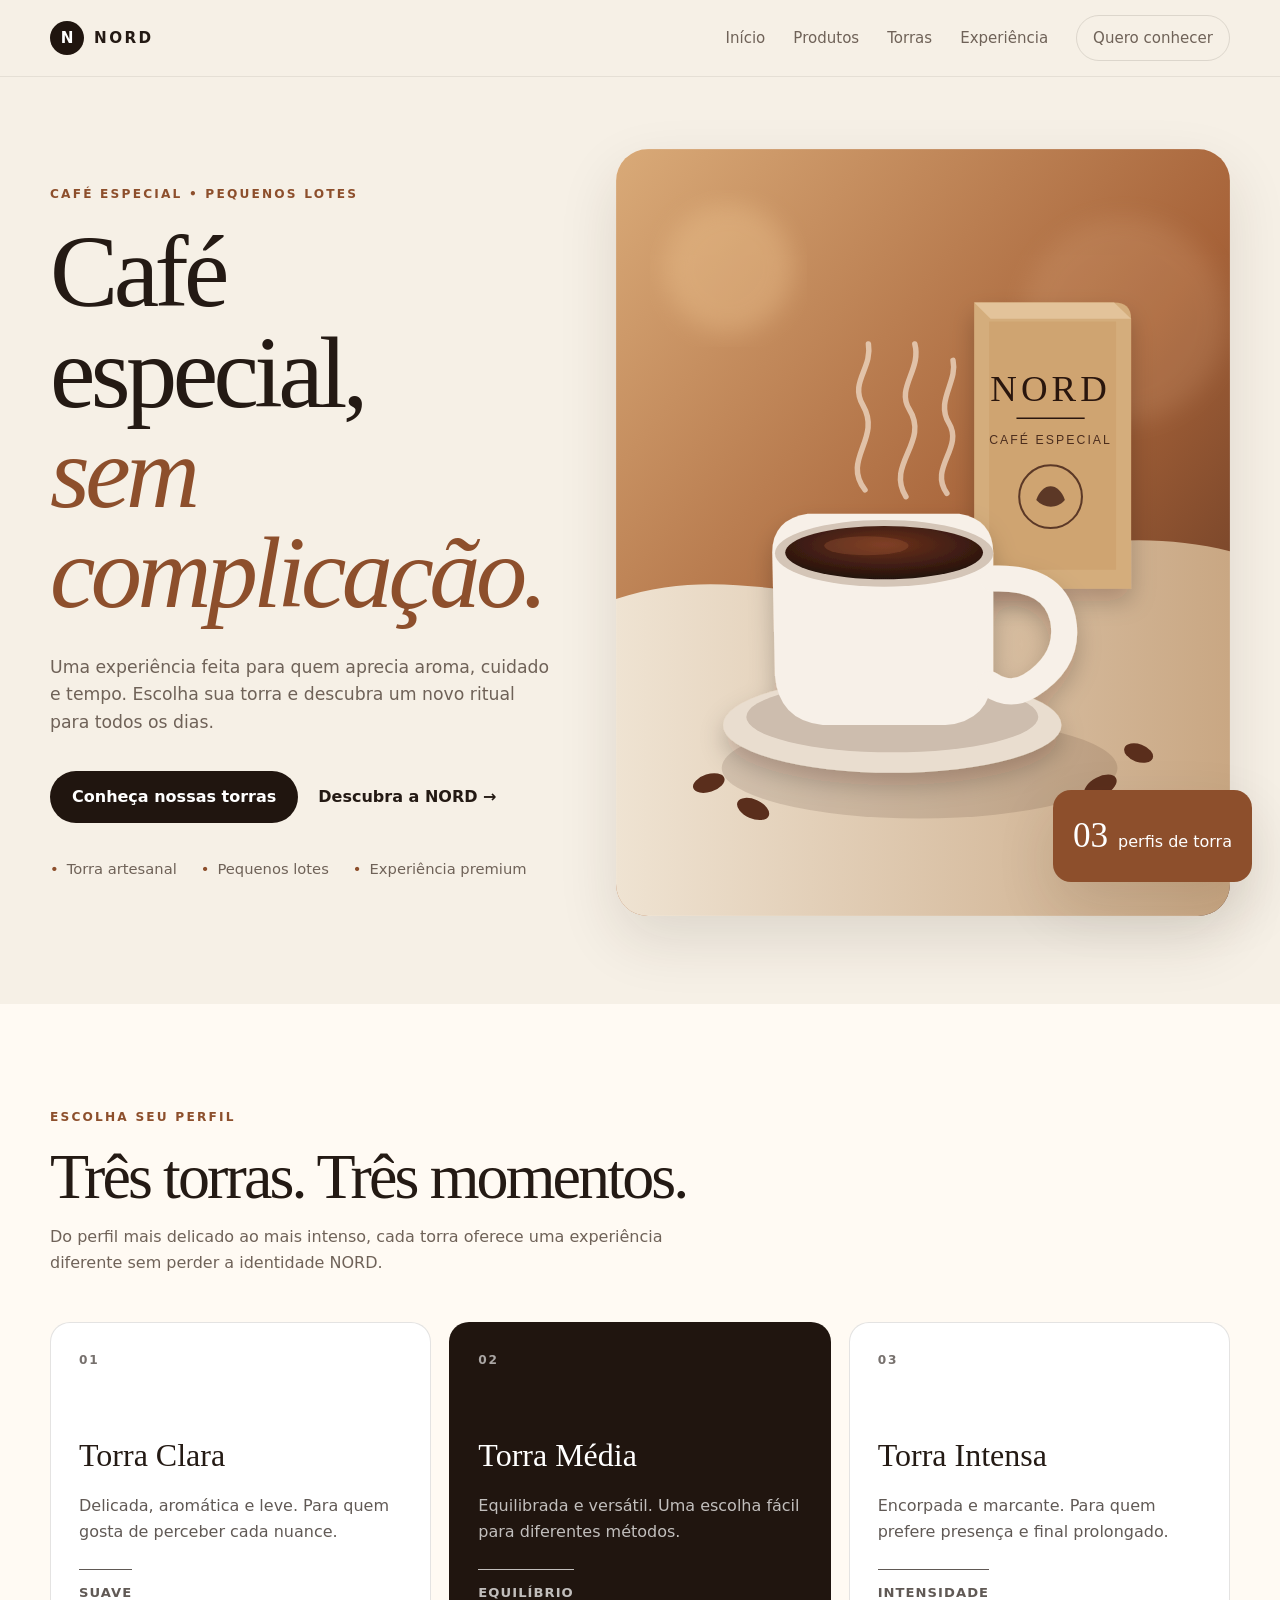
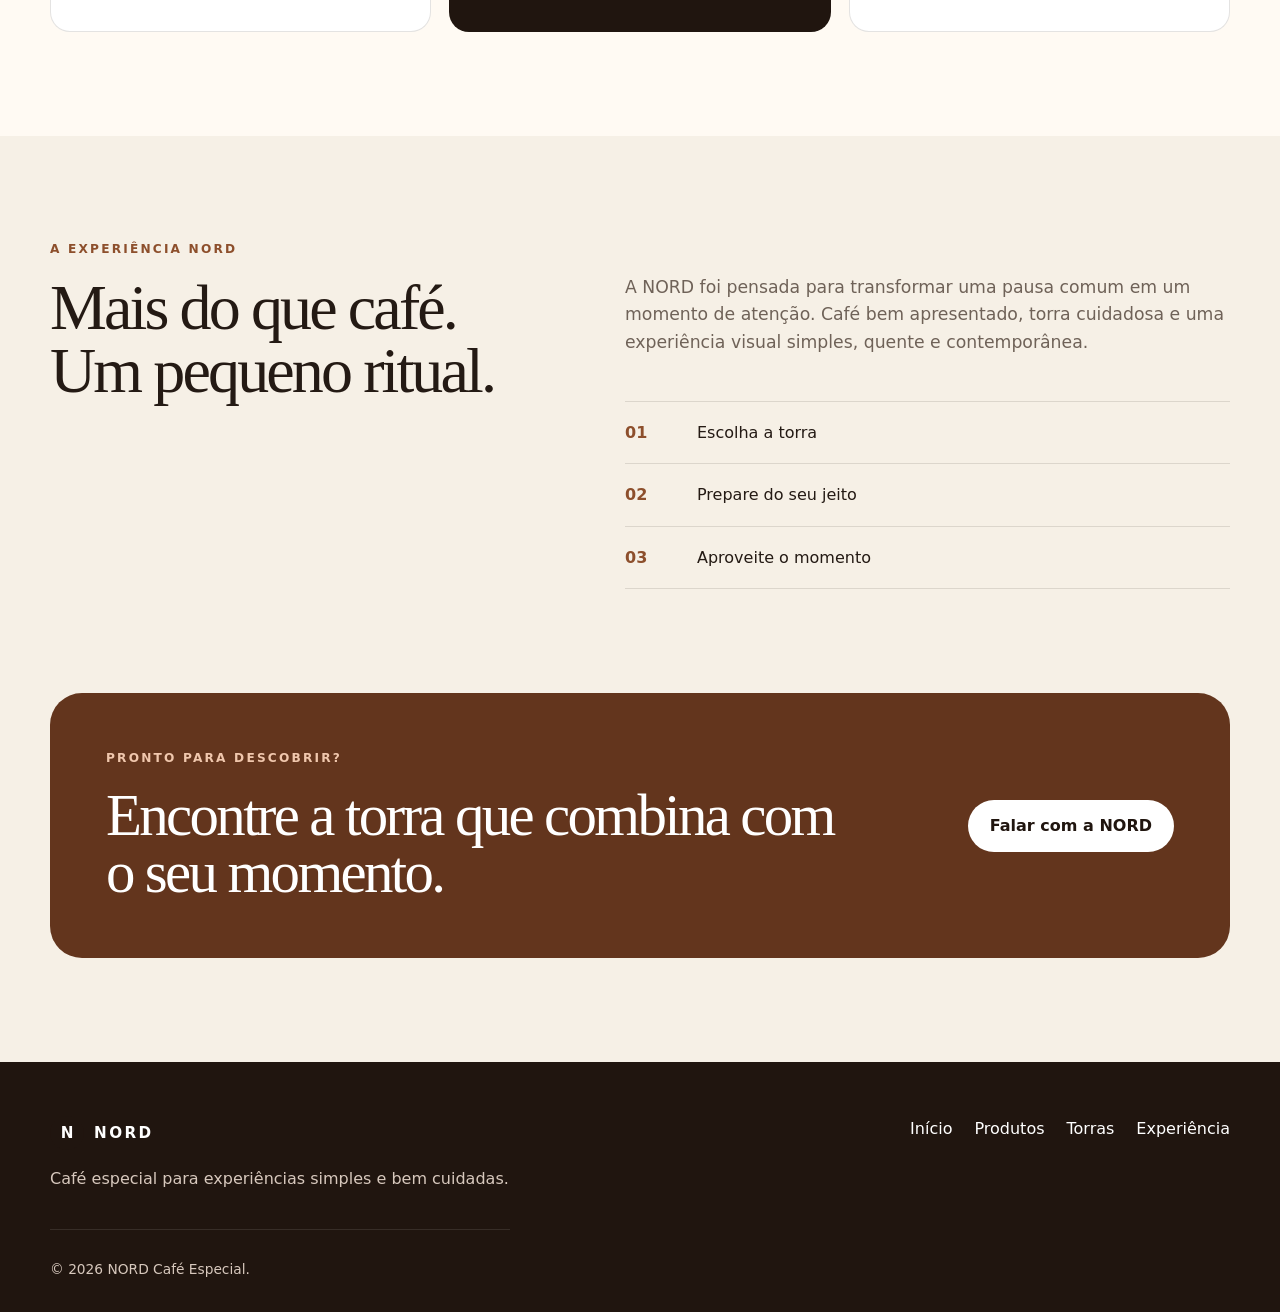
<file: index.html>
<!DOCTYPE html>
<html lang="pt-BR">
<head>
  <meta charset="UTF-8" />
  <meta name="viewport" content="width=device-width, initial-scale=1.0" />
  <meta
    name="description"
    content="NORD Café Especial — uma experiência de café premium, acolhedora e contemporânea."
  />
  <title>NORD — Café Especial</title>

  <link rel="icon" href="assets/images/favicon.svg" type="image/svg+xml" />
  <link rel="stylesheet" href="assets/css/style.css" />
</head>

<body>
  <header class="site-header">
    <div class="container nav-wrapper">
      <a class="brand" href="#inicio" aria-label="NORD - início">
        <span class="brand-mark">N</span>
        <span>NORD</span>
      </a>

      <button
        class="menu-toggle"
        type="button"
        aria-label="Abrir menu"
        aria-expanded="false"
        aria-controls="main-menu"
      >
        <span></span>
        <span></span>
      </button>

      <nav id="main-menu" class="main-nav" aria-label="Navegação principal">
        <a href="#inicio">Início</a>
        <a href="produtos.html">Produtos</a>
        <a href="#torras">Torras</a>
        <a href="#origem">Experiência</a>
        <a class="nav-cta" href="#contato">Quero conhecer</a>
      </nav>
    </div>
  </header>

  <main>
    <section class="hero" id="inicio">
      <div class="container hero-grid">
        <div class="hero-copy">
          <p class="eyebrow">CAFÉ ESPECIAL • PEQUENOS LOTES</p>

          <h1>
            Café especial,
            <span>sem complicação.</span>
          </h1>

          <p class="hero-text">
            Uma experiência feita para quem aprecia aroma, cuidado e tempo.
            Escolha sua torra e descubra um novo ritual para todos os dias.
          </p>

          <div class="hero-actions">
            <a class="button button-primary" href="#torras">Conheça nossas torras</a>
            <a class="text-link" href="#origem">Descubra a NORD →</a>
          </div>

          <ul class="hero-highlights" aria-label="Destaques da marca">
            <li>Torra artesanal</li>
            <li>Pequenos lotes</li>
            <li>Experiência premium</li>
          </ul>
        </div>

        <div class="hero-visual">
          <div class="image-frame">
            <img
              src="assets/images/cafe-nord.svg"
              alt="Xícara de café quente ao lado de uma embalagem NORD"
            />
          </div>
          <div class="floating-note">
            <span class="note-number">03</span>
            <span>perfis de torra</span>
          </div>
        </div>
      </div>
    </section>

    <section class="section section-soft" id="torras">
      <div class="container">
        <div class="section-heading">
          <p class="eyebrow">ESCOLHA SEU PERFIL</p>
          <h2>Três torras. Três momentos.</h2>
          <p>
            Do perfil mais delicado ao mais intenso, cada torra oferece uma
            experiência diferente sem perder a identidade NORD.
          </p>
        </div>

        <div class="cards-grid">
          <article class="coffee-card">
            <span class="card-number">01</span>
            <h3>Torra Clara</h3>
            <p>Delicada, aromática e leve. Para quem gosta de perceber cada nuance.</p>
            <span class="card-tag">Suave</span>
          </article>

          <article class="coffee-card featured">
            <span class="card-number">02</span>
            <h3>Torra Média</h3>
            <p>Equilibrada e versátil. Uma escolha fácil para diferentes métodos.</p>
            <span class="card-tag">Equilíbrio</span>
          </article>

          <article class="coffee-card">
            <span class="card-number">03</span>
            <h3>Torra Intensa</h3>
            <p>Encorpada e marcante. Para quem prefere presença e final prolongado.</p>
            <span class="card-tag">Intensidade</span>
          </article>
        </div>
      </div>
    </section>

    <section class="section" id="origem">
      <div class="container story-grid">
        <div>
          <p class="eyebrow">A EXPERIÊNCIA NORD</p>
          <h2>Mais do que café. Um pequeno ritual.</h2>
        </div>

        <div class="story-copy">
          <p>
            A NORD foi pensada para transformar uma pausa comum em um momento
            de atenção. Café bem apresentado, torra cuidadosa e uma experiência
            visual simples, quente e contemporânea.
          </p>

          <div class="story-points">
            <div>
              <strong>01</strong>
              <span>Escolha a torra</span>
            </div>
            <div>
              <strong>02</strong>
              <span>Prepare do seu jeito</span>
            </div>
            <div>
              <strong>03</strong>
              <span>Aproveite o momento</span>
            </div>
          </div>
        </div>
      </div>
    </section>

    <section class="contact-section" id="contato">
      <div class="container contact-card">
        <div>
          <p class="eyebrow eyebrow-light">PRONTO PARA DESCOBRIR?</p>
          <h2>Encontre a torra que combina com o seu momento.</h2>
        </div>
        <a class="button button-light" href="mailto:contato@nord.exemplo">
          Falar com a NORD
        </a>
      </div>
    </section>
  </main>

  <footer class="site-footer">
    <div class="container footer-grid">
      <div>
        <a class="brand brand-footer" href="#inicio">
          <span class="brand-mark">N</span>
          <span>NORD</span>
        </a>
        <p>Café especial para experiências simples e bem cuidadas.</p>
      </div>

      <div class="footer-links">
        <a href="#inicio">Início</a>
        <a href="produtos.html">Produtos</a>
        <a href="#torras">Torras</a>
        <a href="#origem">Experiência</a>
      </div>

      <p class="copyright">
        © <span id="current-year"></span> NORD Café Especial.
      </p>
    </div>
  </footer>

  <script src="assets/js/main.js"></script>
</body>
</html>
</file>
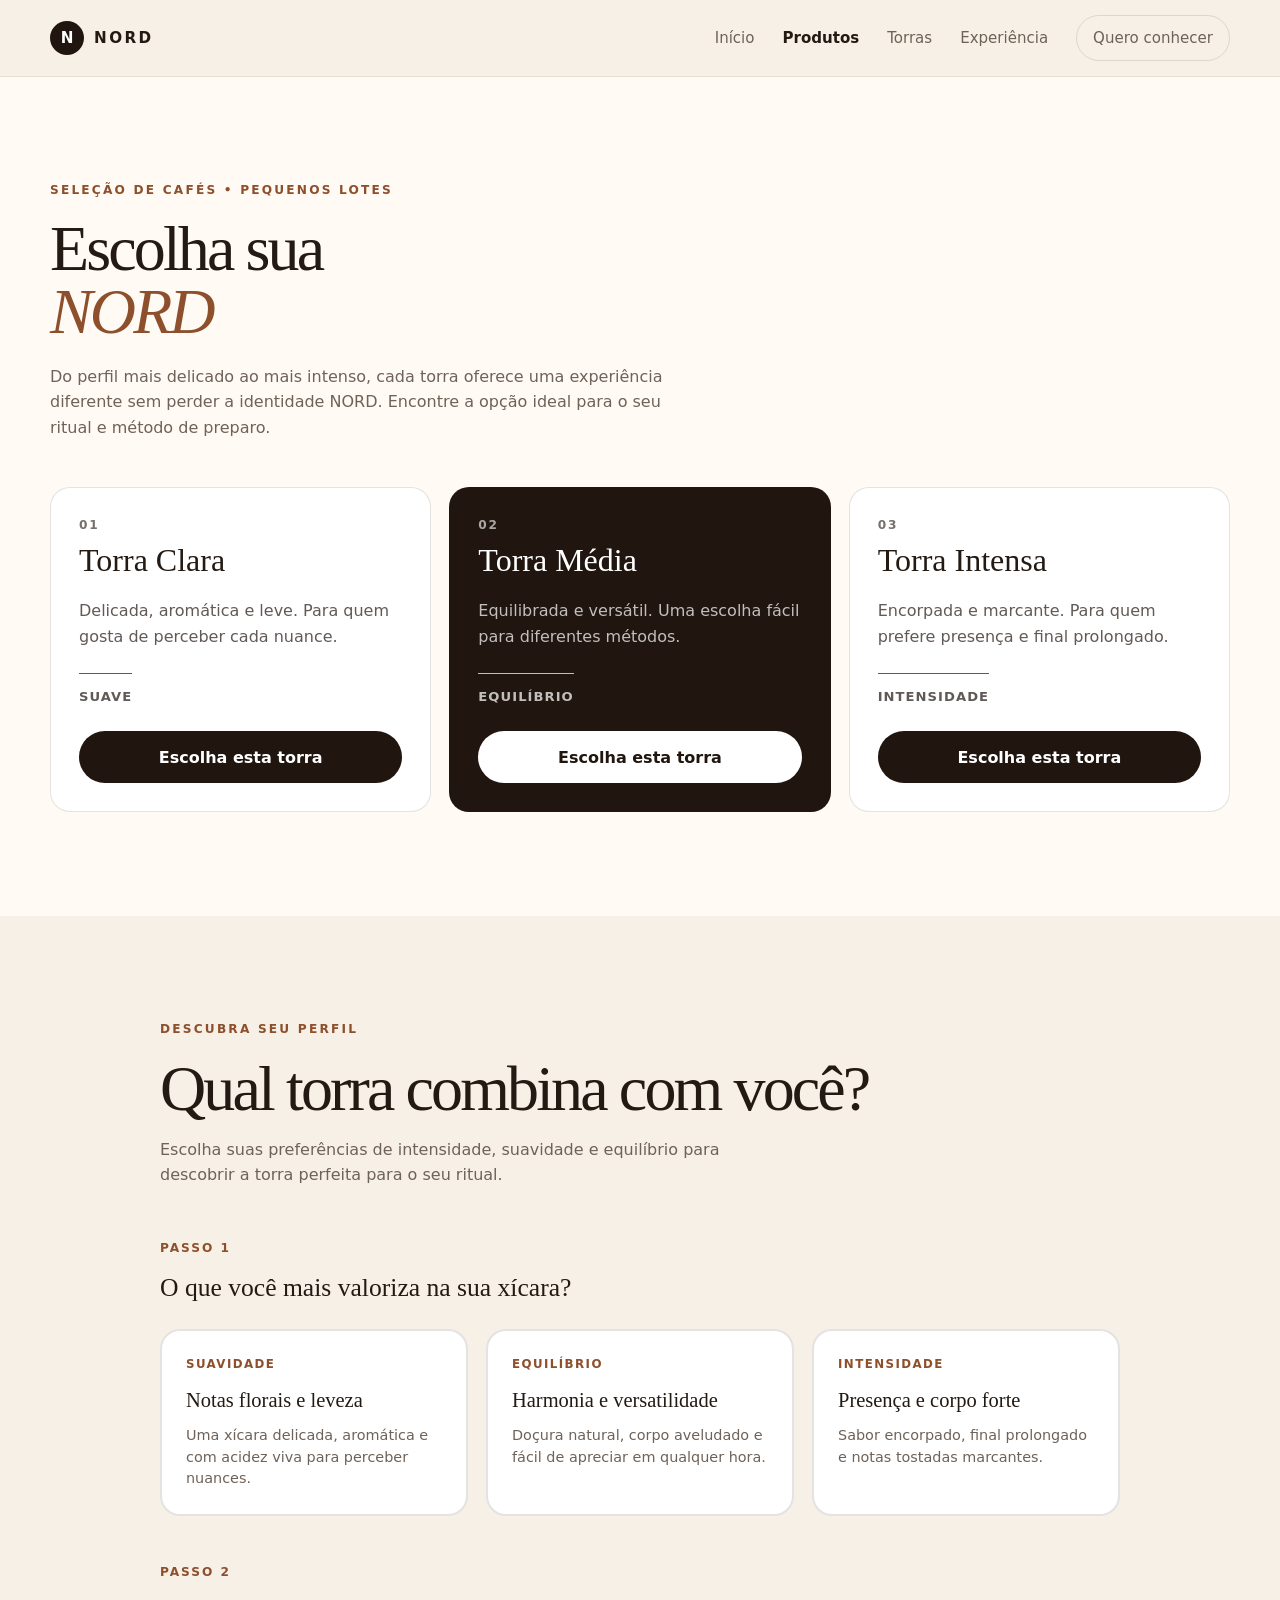
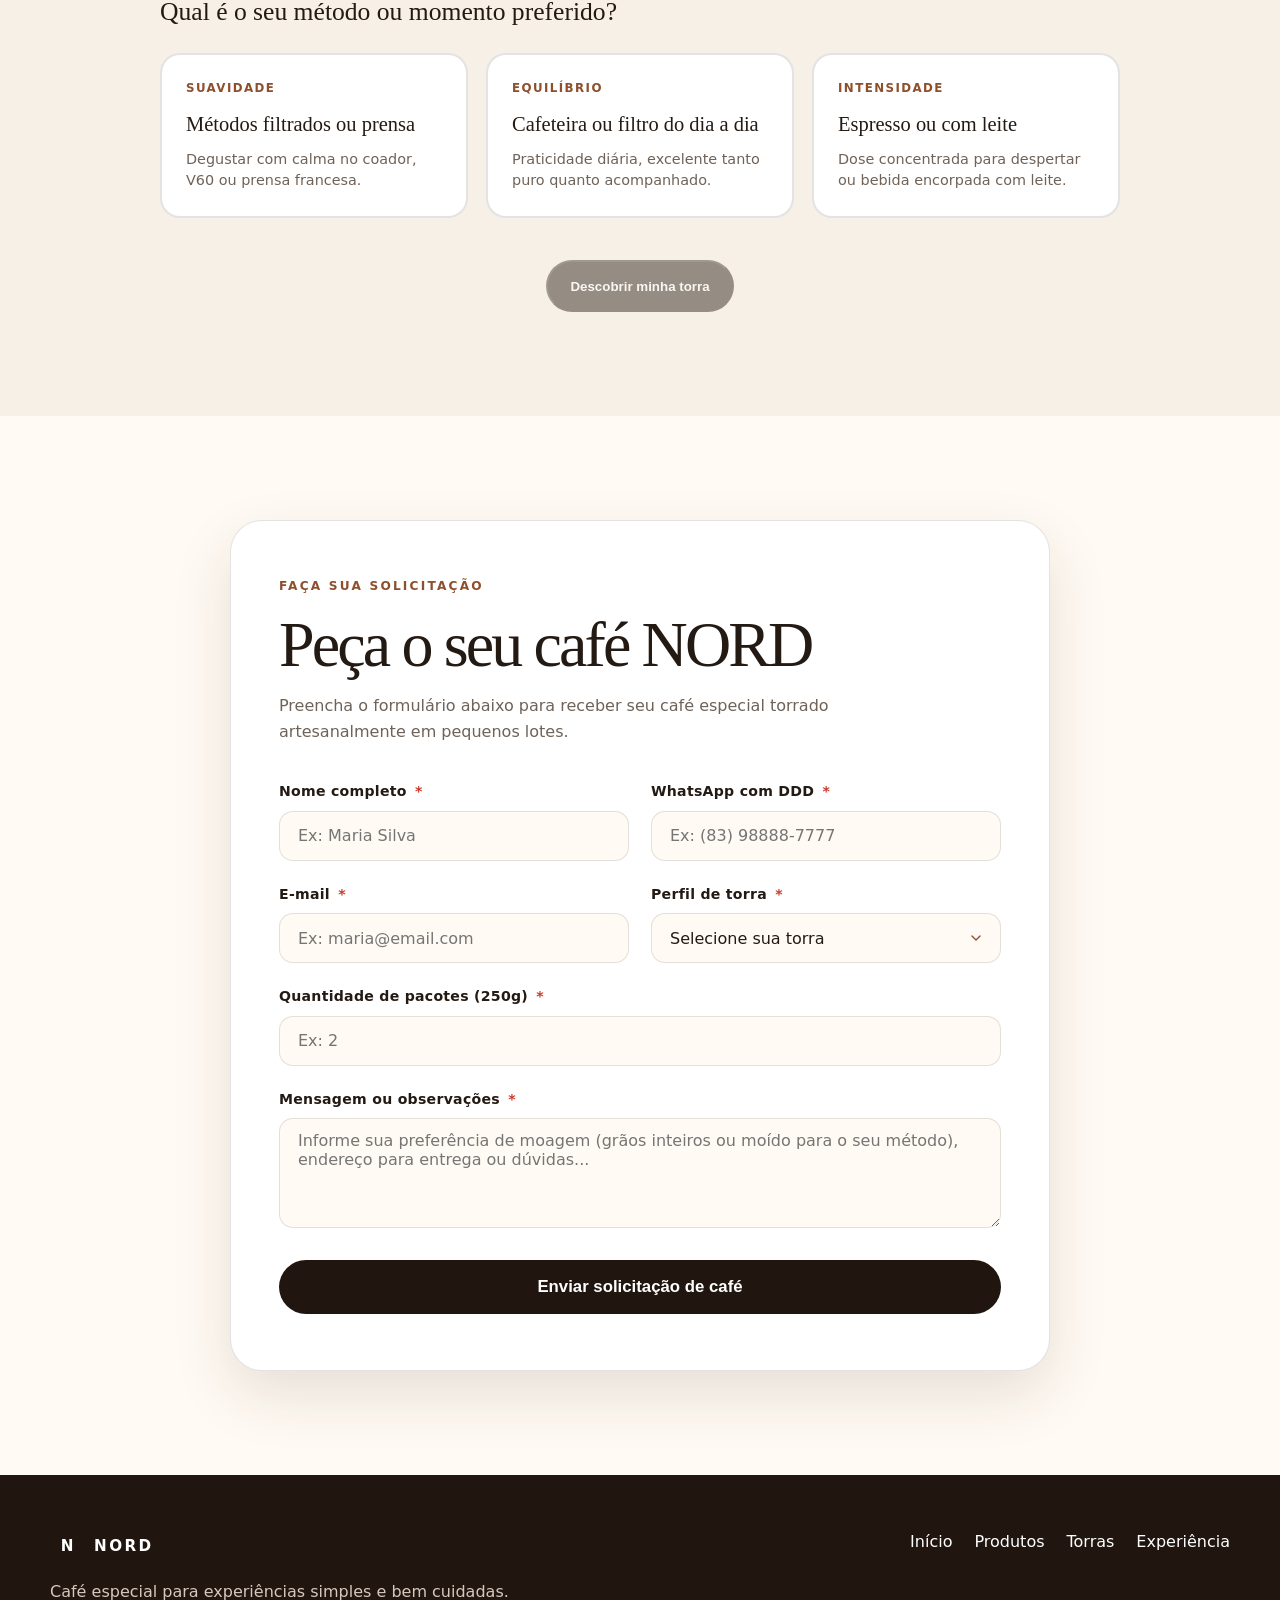
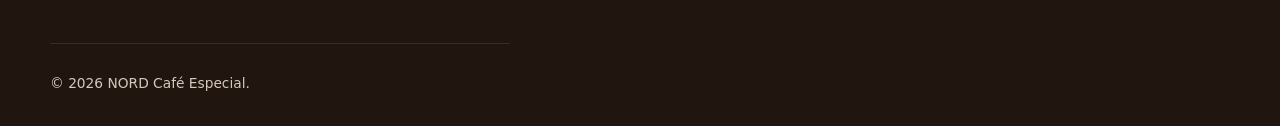
<file: produtos.html>
<!DOCTYPE html>
<html lang="pt-BR">
<head>
  <meta charset="UTF-8" />
  <meta name="viewport" content="width=device-width, initial-scale=1.0" />
  <meta
    name="description"
    content="NORD Produtos — Escolha sua torra ideal entre Clara, Média e Intensa. Café especial em pequenos lotes."
  />
  <title>NORD — Escolha sua NORD</title>

  <link rel="icon" href="assets/images/favicon.svg" type="image/svg+xml" />
  <link rel="stylesheet" href="assets/css/style.css" />
</head>

<body>
  <header class="site-header">
    <div class="container nav-wrapper">
      <a class="brand" href="index.html" aria-label="NORD - início">
        <span class="brand-mark">N</span>
        <span>NORD</span>
      </a>

      <button
        class="menu-toggle"
        type="button"
        aria-label="Abrir menu"
        aria-expanded="false"
        aria-controls="main-menu"
      >
        <span></span>
        <span></span>
      </button>

      <nav id="main-menu" class="main-nav" aria-label="Navegação principal">
        <a href="index.html">Início</a>
        <a class="active" href="produtos.html">Produtos</a>
        <a href="index.html#torras">Torras</a>
        <a href="index.html#origem">Experiência</a>
        <a class="nav-cta" href="index.html#contato">Quero conhecer</a>
      </nav>
    </div>
  </header>

  <main>
    <section class="section section-soft">
      <div class="container">
        <div class="section-heading">
          <p class="eyebrow">SELEÇÃO DE CAFÉS • PEQUENOS LOTES</p>
          <h1>
            Escolha sua
            <span>NORD</span>
          </h1>
          <p>
            Do perfil mais delicado ao mais intenso, cada torra oferece uma experiência diferente sem perder a identidade NORD. Encontre a opção ideal para o seu ritual e método de preparo.
          </p>
        </div>

        <div class="cards-grid">
          <article class="coffee-card" id="torra-clara">
            <span class="card-number">01</span>
            <h3>Torra Clara</h3>
            <p>Delicada, aromática e leve. Para quem gosta de perceber cada nuance.</p>
            <span class="card-tag">Suave</span>
            <a class="button button-primary card-button btn-escolher-torra" href="#pedido" data-torra="clara">Escolha esta torra</a>
          </article>

          <article class="coffee-card featured" id="torra-media">
            <span class="card-number">02</span>
            <h3>Torra Média</h3>
            <p>Equilibrada e versátil. Uma escolha fácil para diferentes métodos.</p>
            <span class="card-tag">Equilíbrio</span>
            <a class="button button-light card-button btn-escolher-torra" href="#pedido" data-torra="media">Escolha esta torra</a>
          </article>

          <article class="coffee-card" id="torra-intensa">
            <span class="card-number">03</span>
            <h3>Torra Intensa</h3>
            <p>Encorpada e marcante. Para quem prefere presença e final prolongado.</p>
            <span class="card-tag">Intensidade</span>
            <a class="button button-primary card-button btn-escolher-torra" href="#pedido" data-torra="intensa">Escolha esta torra</a>
          </article>
        </div>
      </div>
    </section>

    <!-- Seção: Qual torra combina com você? -->
    <section class="section" id="quiz-section">
      <div class="container">
        <div class="quiz-container">
          <div class="section-heading">
            <p class="eyebrow">DESCUBRA SEU PERFIL</p>
            <h2>Qual torra combina com você?</h2>
            <p>
              Escolha suas preferências de intensidade, suavidade e equilíbrio para descobrir a torra perfeita para o seu ritual.
            </p>
          </div>

          <form id="coffee-quiz" class="quiz-form" onsubmit="return false;">
            <!-- Passo 1 -->
            <div class="quiz-step">
              <span class="quiz-step-badge">Passo 1</span>
              <h3 class="quiz-question">O que você mais valoriza na sua xícara?</h3>
              <div class="quiz-options" role="radiogroup" aria-label="Preferência de perfil sensorial">
                <label class="quiz-option">
                  <input type="radio" name="perfil" value="suavidade" />
                  <span class="quiz-option-card">
                    <span class="option-tag">Suavidade</span>
                    <strong class="option-title">Notas florais e leveza</strong>
                    <span class="option-desc">Uma xícara delicada, aromática e com acidez viva para perceber nuances.</span>
                  </span>
                </label>

                <label class="quiz-option">
                  <input type="radio" name="perfil" value="equilibrio" />
                  <span class="quiz-option-card">
                    <span class="option-tag">Equilíbrio</span>
                    <strong class="option-title">Harmonia e versatilidade</strong>
                    <span class="option-desc">Doçura natural, corpo aveludado e fácil de apreciar em qualquer hora.</span>
                  </span>
                </label>

                <label class="quiz-option">
                  <input type="radio" name="perfil" value="intensidade" />
                  <span class="quiz-option-card">
                    <span class="option-tag">Intensidade</span>
                    <strong class="option-title">Presença e corpo forte</strong>
                    <span class="option-desc">Sabor encorpado, final prolongado e notas tostadas marcantes.</span>
                  </span>
                </label>
              </div>
            </div>

            <!-- Passo 2 -->
            <div class="quiz-step">
              <span class="quiz-step-badge">Passo 2</span>
              <h3 class="quiz-question">Qual é o seu método ou momento preferido?</h3>
              <div class="quiz-options" role="radiogroup" aria-label="Momento e método de preparo">
                <label class="quiz-option">
                  <input type="radio" name="momento" value="suavidade" />
                  <span class="quiz-option-card">
                    <span class="option-tag">Suavidade</span>
                    <strong class="option-title">Métodos filtrados ou prensa</strong>
                    <span class="option-desc">Degustar com calma no coador, V60 ou prensa francesa.</span>
                  </span>
                </label>

                <label class="quiz-option">
                  <input type="radio" name="momento" value="equilibrio" />
                  <span class="quiz-option-card">
                    <span class="option-tag">Equilíbrio</span>
                    <strong class="option-title">Cafeteira ou filtro do dia a dia</strong>
                    <span class="option-desc">Praticidade diária, excelente tanto puro quanto acompanhado.</span>
                  </span>
                </label>

                <label class="quiz-option">
                  <input type="radio" name="momento" value="intensidade" />
                  <span class="quiz-option-card">
                    <span class="option-tag">Intensidade</span>
                    <strong class="option-title">Espresso ou com leite</strong>
                    <span class="option-desc">Dose concentrada para despertar ou bebida encorpada com leite.</span>
                  </span>
                </label>
              </div>
            </div>

            <div class="quiz-actions">
              <button type="button" id="btn-quiz-result" class="button button-primary" disabled>
                Descobrir minha torra
              </button>
            </div>
          </form>

          <!-- Resultado sem recarregar a página -->
          <div id="quiz-result" class="quiz-result" hidden aria-live="polite">
            <div class="result-card">
              <p class="eyebrow eyebrow-light">SUA TORRA RECOMENDADA</p>
              <h3 id="result-title" class="result-title">Torra Clara</h3>
              <p id="result-description" class="result-description">
                Justificativa.
              </p>
              <div class="result-actions">
                <a id="btn-ver-torra" class="button button-light" href="#torra-clara">
                  Ver esta torra
                </a>
                <button type="button" id="btn-refazer-quiz" class="button button-secondary">
                  Refazer teste
                </button>
              </div>
            </div>
          </div>
        </div>
      </div>
    </section>

    <!-- Seção: Formulário de Pedidos -->
    <section class="section section-order" id="pedido">
      <div class="container">
        <div class="order-wrapper">
          <div class="section-heading" style="margin-bottom: 24px;">
            <p class="eyebrow">FAÇA SUA SOLICITAÇÃO</p>
            <h2>Peça o seu café NORD</h2>
            <p>
              Preencha o formulário abaixo para receber seu café especial torrado artesanalmente em pequenos lotes.
            </p>
          </div>

          <form id="order-form" class="order-form" novalidate>
            <div class="form-grid">
              <!-- Nome -->
              <div class="form-group">
                <label for="order-nome" class="form-label">
                  Nome completo <span class="required-mark">*</span>
                </label>
                <input
                  type="text"
                  id="order-nome"
                  name="nome"
                  class="form-control"
                  placeholder="Ex: Maria Silva"
                  required
                />
                <span class="form-error-msg">Por favor, informe seu nome.</span>
              </div>

              <!-- WhatsApp -->
              <div class="form-group">
                <label for="order-whatsapp" class="form-label">
                  WhatsApp com DDD <span class="required-mark">*</span>
                </label>
                <input
                  type="tel"
                  id="order-whatsapp"
                  name="whatsapp"
                  class="form-control"
                  placeholder="Ex: (83) 98888-7777"
                  required
                />
                <span class="form-error-msg">Por favor, informe seu WhatsApp com DDD.</span>
              </div>

              <!-- Email -->
              <div class="form-group">
                <label for="order-email" class="form-label">
                  E-mail <span class="required-mark">*</span>
                </label>
                <input
                  type="email"
                  id="order-email"
                  name="email"
                  class="form-control"
                  placeholder="Ex: maria@email.com"
                  required
                />
                <span class="form-error-msg">Por favor, informe um e-mail válido.</span>
              </div>

              <!-- Torra -->
              <div class="form-group">
                <label for="order-torra" class="form-label">
                  Perfil de torra <span class="required-mark">*</span>
                </label>
                <select id="order-torra" name="torra" class="form-control" required>
                  <option value="">Selecione sua torra</option>
                  <option value="clara">Torra Clara (Delicada e Floral)</option>
                  <option value="media">Torra Média (Equilibrada e Versátil)</option>
                  <option value="intensa">Torra Intensa (Encorpada e Marcante)</option>
                </select>
                <span class="form-error-msg">Por favor, selecione uma torra.</span>
              </div>

              <!-- Quantidade -->
              <div class="form-group full-width">
                <label for="order-quantidade" class="form-label">
                  Quantidade de pacotes (250g) <span class="required-mark">*</span>
                </label>
                <input
                  type="number"
                  id="order-quantidade"
                  name="quantidade"
                  min="1"
                  max="100"
                  class="form-control"
                  placeholder="Ex: 2"
                  required
                />
                <span class="form-error-msg">Por favor, informe a quantidade desejada (mínimo 1).</span>
              </div>

              <!-- Mensagem -->
              <div class="form-group full-width">
                <label for="order-mensagem" class="form-label">
                  Mensagem ou observações <span class="required-mark">*</span>
                </label>
                <textarea
                  id="order-mensagem"
                  name="mensagem"
                  class="form-control"
                  rows="4"
                  placeholder="Informe sua preferência de moagem (grãos inteiros ou moído para o seu método), endereço para entrega ou dúvidas..."
                  required
                ></textarea>
                <span class="form-error-msg">Por favor, escreva sua mensagem ou observação.</span>
              </div>
            </div>

            <div class="order-actions">
              <button type="submit" class="button button-primary order-submit-btn">
                Enviar solicitação de café
              </button>
            </div>
          </form>

          <!-- Card de Confirmação e Sucesso -->
          <div id="order-success" class="order-success-card" hidden aria-live="polite">
            <div class="success-badge">✓</div>
            <h3 id="order-success-message">Solicitação recebida! A NORD entrará em contato.</h3>
            <p>
              Recebemos seu pedido com carinho. Nossa equipe entrará em contato em breve via WhatsApp ou e-mail para confirmar a disponibilidade do lote e combinar a entrega.
            </p>
            <button type="button" id="btn-novo-pedido" class="button button-light">
              Fazer novo pedido
            </button>
          </div>
        </div>
      </div>
    </section>
  </main>

  <footer class="site-footer">
    <div class="container footer-grid">
      <div>
        <a class="brand brand-footer" href="index.html">
          <span class="brand-mark">N</span>
          <span>NORD</span>
        </a>
        <p>Café especial para experiências simples e bem cuidadas.</p>
      </div>

      <div class="footer-links">
        <a href="index.html">Início</a>
        <a href="produtos.html">Produtos</a>
        <a href="index.html#torras">Torras</a>
        <a href="index.html#origem">Experiência</a>
      </div>

      <p class="copyright">
        © <span id="current-year"></span> NORD Café Especial.
      </p>
    </div>
  </footer>

  <script src="assets/js/main.js"></script>
</body>
</html>
</file>
<file: assets/css/style.css>
/* =========================================================
   NORD — Café Especial
   Site-base para atividade de Git, GitHub e Render
   ========================================================= */

:root {
  --bg: #f6f0e6;
  --surface: #fffaf3;
  --surface-2: #eee4d6;
  --text: #241a14;
  --muted: #6f6258;
  --accent: #8d4f2c;
  --accent-dark: #63351d;
  --dark: #20150f;
  --line: rgba(36, 26, 20, 0.12);
  --shadow: 0 24px 60px rgba(52, 30, 18, 0.12);
  --radius-lg: 32px;
  --radius-md: 20px;
  --container: 1180px;
}

* {
  box-sizing: border-box;
}

html {
  scroll-behavior: smooth;
}

body {
  margin: 0;
  font-family: Inter, ui-sans-serif, system-ui, -apple-system, BlinkMacSystemFont, "Segoe UI", sans-serif;
  background: var(--bg);
  color: var(--text);
  line-height: 1.6;
}

img {
  display: block;
  max-width: 100%;
}

a {
  color: inherit;
  text-decoration: none;
}

button,
a {
  -webkit-tap-highlight-color: transparent;
}

.container {
  width: min(calc(100% - 40px), var(--container));
  margin-inline: auto;
}

/* Header -------------------------------------------------- */

.site-header {
  position: sticky;
  top: 0;
  z-index: 50;
  backdrop-filter: blur(16px);
  background: rgba(246, 240, 230, 0.86);
  border-bottom: 1px solid rgba(36, 26, 20, 0.08);
}

.nav-wrapper {
  min-height: 76px;
  display: flex;
  align-items: center;
  justify-content: space-between;
  gap: 24px;
}

.brand {
  display: inline-flex;
  align-items: center;
  gap: 10px;
  font-size: 0.95rem;
  font-weight: 800;
  letter-spacing: 0.16em;
}

.brand-mark {
  width: 34px;
  height: 34px;
  border-radius: 50%;
  display: grid;
  place-items: center;
  color: #fff;
  background: var(--dark);
  letter-spacing: 0;
}

.main-nav {
  display: flex;
  align-items: center;
  gap: 28px;
  font-size: 0.94rem;
}

.main-nav a {
  color: var(--muted);
  transition: color 180ms ease;
}

.main-nav a:hover,
.main-nav a.active {
  color: var(--text);
  font-weight: 700;
}

.nav-cta {
  padding: 10px 16px;
  border: 1px solid var(--line);
  border-radius: 999px;
}

.menu-toggle {
  display: none;
  border: 0;
  background: transparent;
  padding: 8px;
  cursor: pointer;
}

.menu-toggle span {
  display: block;
  width: 24px;
  height: 2px;
  margin: 5px 0;
  background: var(--text);
}

/* Hero ---------------------------------------------------- */

.hero {
  min-height: calc(100vh - 76px);
  display: grid;
  align-items: center;
  padding: 72px 0 88px;
}

.hero-grid {
  display: grid;
  grid-template-columns: minmax(0, 0.9fr) minmax(420px, 1.1fr);
  align-items: center;
  gap: 64px;
}

.eyebrow {
  margin: 0 0 18px;
  font-size: 0.76rem;
  font-weight: 800;
  letter-spacing: 0.18em;
  color: var(--accent);
}

.hero h1,
.section-heading h1,
.section-heading h2,
.story-grid h2,
.contact-card h2 {
  margin: 0;
  font-family: Georgia, "Times New Roman", serif;
  font-weight: 500;
  line-height: 0.98;
  letter-spacing: -0.045em;
}

.hero h1 {
  max-width: 720px;
  font-size: clamp(4rem, 8vw, 7.6rem);
}

.hero h1 span {
  display: block;
  color: var(--accent);
  font-style: italic;
}

.hero-text {
  max-width: 610px;
  margin: 30px 0 0;
  font-size: 1.08rem;
  color: var(--muted);
}

.hero-actions {
  display: flex;
  align-items: center;
  flex-wrap: wrap;
  gap: 20px;
  margin-top: 34px;
}

.button {
  display: inline-flex;
  align-items: center;
  justify-content: center;
  min-height: 52px;
  padding: 0 22px;
  border-radius: 999px;
  font-weight: 750;
  transition: transform 180ms ease, background 180ms ease;
}

.button:hover {
  transform: translateY(-2px);
}

.button-primary {
  color: #fff;
  background: var(--dark);
}

.button-primary:hover {
  background: var(--accent-dark);
}

.text-link {
  font-weight: 700;
}

.hero-highlights {
  display: flex;
  flex-wrap: wrap;
  gap: 12px 24px;
  padding: 0;
  margin: 34px 0 0;
  list-style: none;
  color: var(--muted);
  font-size: 0.92rem;
}

.hero-highlights li::before {
  content: "•";
  margin-right: 8px;
  color: var(--accent);
}

.hero-visual {
  position: relative;
}

.image-frame {
  overflow: hidden;
  border-radius: var(--radius-lg);
  box-shadow: var(--shadow);
  background: var(--surface);
}

.image-frame img {
  width: 100%;
  aspect-ratio: 4 / 5;
  object-fit: cover;
  transition: transform 700ms cubic-bezier(.2,.7,.2,1);
}

.hero-visual:hover .image-frame img {
  transform: scale(1.025);
}

.floating-note {
  position: absolute;
  right: -22px;
  bottom: 34px;
  min-width: 172px;
  padding: 18px 20px;
  display: flex;
  align-items: baseline;
  gap: 10px;
  border-radius: 18px;
  color: #fff;
  background: var(--accent);
  box-shadow: var(--shadow);
}

.note-number {
  font-family: Georgia, "Times New Roman", serif;
  font-size: 2.2rem;
}

/* Sections ------------------------------------------------ */

.section {
  padding: 104px 0;
}

.section-soft {
  background: var(--surface);
}

.section-heading {
  max-width: 760px;
  margin-bottom: 46px;
}

.section-heading h1,
.section-heading h2,
.story-grid h2,
.contact-card h2 {
  font-size: clamp(2.7rem, 5vw, 5.2rem);
}

.section-heading h1 {
  margin-bottom: 20px;
}

.section-heading h1 span {
  display: block;
  color: var(--accent);
  font-style: italic;
}

.section-heading > p:last-child {
  max-width: 620px;
  color: var(--muted);
}

.cards-grid {
  display: grid;
  grid-template-columns: repeat(3, 1fr);
  gap: 18px;
}

.coffee-card {
  min-height: 310px;
  padding: 28px;
  display: flex;
  flex-direction: column;
  border: 1px solid var(--line);
  border-radius: var(--radius-md);
  background: #fff;
  scroll-margin-top: 100px;
  transition: transform 300ms ease, box-shadow 300ms ease;
}

.coffee-card.featured {
  color: #fff;
  background: var(--dark);
}

.card-number {
  font-size: 0.76rem;
  font-weight: 800;
  letter-spacing: 0.15em;
  opacity: 0.62;
}

.coffee-card h3 {
  margin: auto 0 12px;
  font-family: Georgia, "Times New Roman", serif;
  font-size: 2rem;
  font-weight: 500;
}

.coffee-card p {
  margin: 0;
  color: inherit;
  opacity: 0.72;
}

.card-tag {
  align-self: flex-start;
  margin-top: 24px;
  padding-top: 12px;
  border-top: 1px solid currentColor;
  font-size: 0.82rem;
  font-weight: 800;
  letter-spacing: 0.08em;
  text-transform: uppercase;
  opacity: 0.72;
}

.card-button {
  width: 100%;
  margin-top: 24px;
}

.story-grid {
  display: grid;
  grid-template-columns: 0.9fr 1.1fr;
  gap: 80px;
}

.story-copy {
  padding-top: 34px;
}

.story-copy > p {
  max-width: 640px;
  margin-top: 0;
  color: var(--muted);
  font-size: 1.08rem;
}

.story-points {
  margin-top: 44px;
  border-top: 1px solid var(--line);
}

.story-points > div {
  display: grid;
  grid-template-columns: 54px 1fr;
  gap: 18px;
  padding: 18px 0;
  border-bottom: 1px solid var(--line);
}

.story-points strong {
  color: var(--accent);
}

/* CTA ----------------------------------------------------- */

.contact-section {
  padding: 0 0 104px;
}

.contact-card {
  padding: 56px;
  display: flex;
  align-items: center;
  justify-content: space-between;
  gap: 40px;
  border-radius: var(--radius-lg);
  color: #fff;
  background: var(--accent-dark);
}

.contact-card h2 {
  max-width: 760px;
  font-size: clamp(2.4rem, 4.6vw, 4.6rem);
}

.eyebrow-light {
  color: #f0c7ad;
}

.button-light {
  flex: 0 0 auto;
  color: var(--dark);
  background: #fff;
}

.button-light:hover {
  background: var(--surface-2);
}

/* Footer -------------------------------------------------- */

.site-footer {
  padding: 54px 0 32px;
  color: #d7c8bd;
  background: var(--dark);
}

.footer-grid {
  display: grid;
  grid-template-columns: 1fr auto;
  gap: 24px 48px;
  align-items: start;
}

.brand-footer {
  color: #fff;
}

.footer-grid p {
  max-width: 460px;
  margin-bottom: 0;
}

.footer-links {
  display: flex;
  gap: 22px;
  color: #fff;
}

.copyright {
  grid-column: 1 / -1;
  padding-top: 28px;
  border-top: 1px solid rgba(255,255,255,0.1);
  font-size: 0.86rem;
}

/* Responsividade ----------------------------------------- */

@media (max-width: 900px) {
  .hero-grid,
  .story-grid {
    grid-template-columns: 1fr;
  }

  .hero {
    padding-top: 48px;
  }

  .hero-visual {
    max-width: 650px;
  }

  .cards-grid {
    grid-template-columns: 1fr;
  }

  .coffee-card {
    min-height: 240px;
  }

  .contact-card {
    align-items: flex-start;
    flex-direction: column;
  }

  .floating-note {
    right: 18px;
  }
}

@media (max-width: 720px) {
  .container {
    width: min(calc(100% - 28px), var(--container));
  }

  .menu-toggle {
    display: block;
  }

  .main-nav {
    position: absolute;
    top: calc(100% + 1px);
    left: 14px;
    right: 14px;
    padding: 20px;
    display: none;
    align-items: stretch;
    flex-direction: column;
    gap: 8px;
    border: 1px solid var(--line);
    border-radius: 18px;
    background: var(--surface);
    box-shadow: var(--shadow);
  }

  .main-nav.is-open {
    display: flex;
  }

  .main-nav a {
    padding: 10px 8px;
  }

  .hero h1 {
    font-size: clamp(3.3rem, 18vw, 5.3rem);
  }

  .hero-grid {
    gap: 42px;
  }

  .section {
    padding: 78px 0;
  }

  .contact-card {
    padding: 34px 26px;
  }

  .footer-grid {
    grid-template-columns: 1fr;
  }

  .footer-links {
    flex-wrap: wrap;
  }

  .copyright {
    grid-column: auto;
  }
}

/* Quiz — Qual torra combina com você? -------------------- */

.quiz-container {
  max-width: 960px;
  margin-inline: auto;
}

.quiz-form {
  margin-top: 36px;
}

.quiz-step {
  margin-bottom: 42px;
}

.quiz-step-badge {
  display: inline-block;
  margin-bottom: 10px;
  font-size: 0.76rem;
  font-weight: 800;
  letter-spacing: 0.16em;
  text-transform: uppercase;
  color: var(--accent);
}

.quiz-question {
  margin: 0 0 20px;
  font-family: Georgia, "Times New Roman", serif;
  font-size: 1.6rem;
  font-weight: 500;
  color: var(--text);
}

.quiz-options {
  display: grid;
  grid-template-columns: repeat(3, 1fr);
  gap: 18px;
}

.quiz-option {
  position: relative;
  display: block;
  cursor: pointer;
}

.quiz-option input[type="radio"] {
  position: absolute;
  opacity: 0;
  width: 0;
  height: 0;
  pointer-events: none;
}

.quiz-option-card {
  display: flex;
  flex-direction: column;
  height: 100%;
  padding: 24px;
  border: 2px solid var(--line);
  border-radius: var(--radius-md);
  background: #fff;
  transition: transform 180ms ease, border-color 180ms ease, box-shadow 180ms ease, background 180ms ease;
}

.quiz-option:hover .quiz-option-card {
  transform: translateY(-2px);
  border-color: rgba(141, 79, 44, 0.4);
  box-shadow: 0 12px 30px rgba(52, 30, 18, 0.08);
}

.quiz-option.is-selected .quiz-option-card,
.quiz-option input:checked + .quiz-option-card {
  border-color: var(--accent);
  background: var(--surface);
  box-shadow: 0 14px 34px rgba(141, 79, 44, 0.15);
}

.option-tag {
  align-self: flex-start;
  margin-bottom: 10px;
  font-size: 0.74rem;
  font-weight: 800;
  letter-spacing: 0.12em;
  text-transform: uppercase;
  color: var(--accent);
}

.option-title {
  display: block;
  font-family: Georgia, "Times New Roman", serif;
  font-size: 1.28rem;
  font-weight: 500;
  color: var(--text);
  margin-bottom: 8px;
}

.option-desc {
  font-size: 0.9rem;
  color: var(--muted);
  line-height: 1.5;
}

.quiz-actions {
  display: flex;
  justify-content: center;
  margin-top: 36px;
}

.quiz-actions .button:disabled {
  opacity: 0.45;
  cursor: not-allowed;
  transform: none;
}

/* Resultado do Quiz */
.quiz-result {
  margin-top: 48px;
}

.result-card {
  padding: 48px;
  border-radius: var(--radius-lg);
  background: var(--dark);
  color: #fff;
  box-shadow: var(--shadow);
  animation: resultFadeIn 400ms ease-out forwards;
}

@keyframes resultFadeIn {
  from {
    opacity: 0;
    transform: translateY(16px);
  }
  to {
    opacity: 1;
    transform: translateY(0);
  }
}

.result-title {
  margin: 10px 0 14px;
  font-family: Georgia, "Times New Roman", serif;
  font-size: clamp(2.2rem, 4vw, 3.2rem);
  font-weight: 500;
  color: #fff;
}

.result-description {
  max-width: 680px;
  margin: 0 0 30px;
  font-size: 1.08rem;
  line-height: 1.6;
  color: #d7c8bd;
}

.result-actions {
  display: flex;
  gap: 16px;
  flex-wrap: wrap;
  align-items: center;
}

.button-secondary {
  color: #fff;
  background: transparent;
  border: 1px solid rgba(255, 255, 255, 0.3);
}

.button-secondary:hover {
  background: rgba(255, 255, 255, 0.1);
  border-color: #fff;
}

/* Destaque do Card correspondente */
@keyframes cardHighlight {
  0% {
    transform: translateY(0);
    box-shadow: 0 0 0 0 rgba(141, 79, 44, 0.5);
  }
  25% {
    transform: translateY(-8px);
    box-shadow: 0 0 0 5px var(--accent), 0 20px 45px rgba(141, 79, 44, 0.35);
  }
  75% {
    transform: translateY(-8px);
    box-shadow: 0 0 0 5px var(--accent), 0 20px 45px rgba(141, 79, 44, 0.35);
  }
  100% {
    transform: translateY(0);
    box-shadow: none;
  }
}

.coffee-card.highlight-card {
  animation: cardHighlight 2.4s cubic-bezier(0.2, 0.8, 0.2, 1);
}

@media (max-width: 800px) {
  .quiz-options {
    grid-template-columns: 1fr;
  }

  .result-card {
    padding: 32px 24px;
  }
}

/* Formulário de Pedidos ----------------------------------- */

.section-order {
  padding: 104px 0;
  background: var(--surface);
}

.order-wrapper {
  max-width: 820px;
  margin-inline: auto;
  background: #fff;
  border: 1px solid var(--line);
  border-radius: var(--radius-lg);
  padding: 56px 48px;
  box-shadow: var(--shadow);
  scroll-margin-top: 100px;
}

.order-form {
  margin-top: 36px;
}

.form-grid {
  display: grid;
  grid-template-columns: 1fr 1fr;
  gap: 22px;
}

.form-group {
  display: flex;
  flex-direction: column;
}

.form-group.full-width {
  grid-column: 1 / -1;
}

.form-label {
  margin-bottom: 8px;
  font-size: 0.88rem;
  font-weight: 700;
  color: var(--text);
  letter-spacing: 0.02em;
}

.form-label .required-mark {
  color: #c93b2b;
  margin-left: 3px;
}

.form-control {
  width: 100%;
  min-height: 50px;
  padding: 12px 18px;
  font-family: inherit;
  font-size: 1rem;
  color: var(--text);
  background: var(--surface);
  border: 1.5px solid var(--line);
  border-radius: 14px;
  transition: border-color 180ms ease, box-shadow 180ms ease, background 180ms ease;
}

.form-control:focus {
  outline: none;
  background: #fff;
  border-color: var(--accent);
  box-shadow: 0 0 0 4px rgba(141, 79, 44, 0.15);
}

.form-control.is-invalid {
  border-color: #c93b2b;
  background: #fff8f7;
}

.form-control.is-invalid:focus {
  box-shadow: 0 0 0 4px rgba(201, 59, 43, 0.15);
}

.form-control.highlight-field {
  animation: fieldFlash 1.6s ease;
}

@keyframes fieldFlash {
  0%, 100% { border-color: var(--line); }
  30%, 70% { border-color: var(--accent); box-shadow: 0 0 0 4px rgba(141, 79, 44, 0.25); }
}

select.form-control {
  appearance: none;
  background-image: url("data:image/svg+xml,%3Csvg xmlns='http://www.w3.org/2000/svg' width='16' height='16' viewBox='0 0 24 24' fill='none' stroke='%238d4f2c' stroke-width='2' stroke-linecap='round' stroke-linejoin='round'%3E%3Cpath d='m6 9 6 6 6-6'/%3E%3C/svg%3E");
  background-repeat: no-repeat;
  background-position: right 16px center;
  padding-right: 44px;
  cursor: pointer;
}

textarea.form-control {
  min-height: 110px;
  resize: vertical;
}

.form-error-msg {
  display: none;
  margin-top: 6px;
  font-size: 0.8rem;
  font-weight: 600;
  color: #c93b2b;
}

.form-group.has-error .form-error-msg {
  display: block;
}

.order-actions {
  margin-top: 32px;
  display: flex;
  justify-content: flex-start;
}

.order-submit-btn {
  width: 100%;
  min-height: 54px;
  font-size: 1.05rem;
  border: 0;
  cursor: pointer;
}

/* Card de Sucesso */
.order-success-card {
  padding: 48px 36px;
  border-radius: var(--radius-md);
  background: var(--dark);
  color: #fff;
  text-align: center;
  box-shadow: var(--shadow);
  animation: resultFadeIn 400ms ease-out forwards;
}

.success-badge {
  display: inline-flex;
  align-items: center;
  justify-content: center;
  width: 58px;
  height: 58px;
  border-radius: 50%;
  background: rgba(141, 79, 44, 0.25);
  color: #f0c7ad;
  font-size: 1.8rem;
  margin-bottom: 20px;
  border: 1px solid var(--accent);
}

.order-success-card h3 {
  font-family: Georgia, "Times New Roman", serif;
  font-size: clamp(1.8rem, 3.5vw, 2.4rem);
  font-weight: 500;
  margin: 0 0 14px;
  color: #fff;
}

.order-success-card p {
  color: #d7c8bd;
  max-width: 520px;
  margin: 0 auto 28px;
  font-size: 1.05rem;
  line-height: 1.6;
}

@media (max-width: 768px) {
  .section-order {
    padding: 72px 0;
  }

  .order-wrapper {
    padding: 34px 20px;
    border-radius: var(--radius-md);
  }

  .form-grid {
    grid-template-columns: 1fr;
    gap: 18px;
  }

  .form-control {
    font-size: 16px;
    min-height: 48px;
  }

  .order-success-card {
    padding: 34px 20px;
  }
}
</file>
